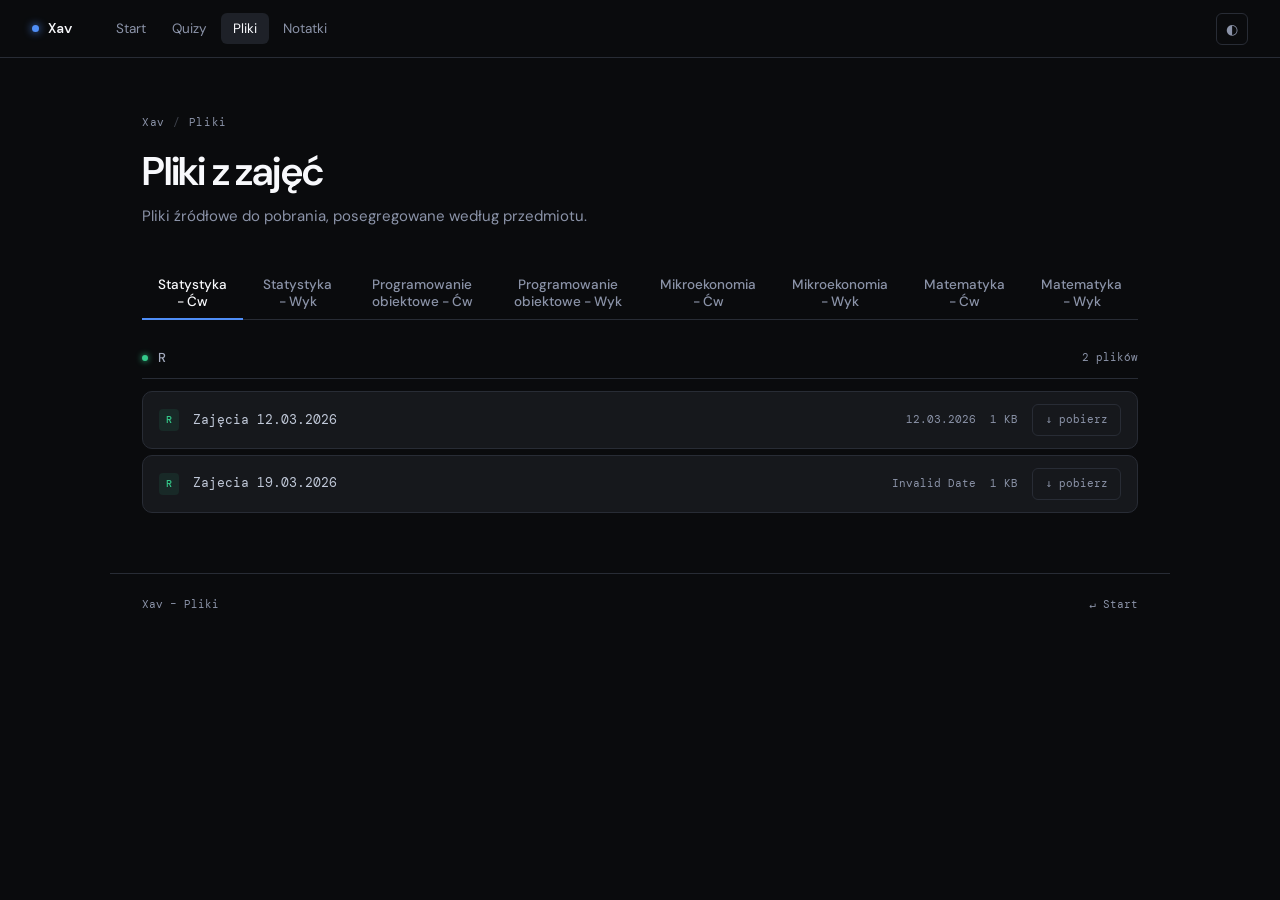
<file: files/index.html>
<!DOCTYPE html>
<html lang="pl" data-theme="">
<head>
  <meta charset="UTF-8" />
  <meta name="viewport" content="width=device-width, initial-scale=1.0" />
  <title>Pliki — Xav</title>
  <link rel="stylesheet" href="../assets/css/base.css" />
  <style>
    .subject-block { margin-bottom: 28px; }
    .subject-head {
      display: flex; align-items: center; gap: 10px;
      padding-bottom: 10px; margin-bottom: 12px;
      border-bottom: 1px solid var(--ink-3);
    }
    .subj-dot {
      width: 6px; height: 6px; border-radius: 50%;
      flex-shrink: 0;
    }
    .subj-dot.java { background: var(--amber); box-shadow: 0 0 6px var(--amber); }
    .subj-dot.r    { background: var(--green); box-shadow: 0 0 6px var(--green); }
    .subj-dot.other{ background: var(--mist-6); }
    .subj-name { font-size: 13px; font-weight: 500; color: var(--mist-5); }
    .subj-cnt  { font-family: var(--mono); font-size: 11px; color: var(--mist-6); margin-left: auto; }

    .file-row {
      display: flex; align-items: center; gap: 14px;
      padding: 12px 16px;
      border: 1px solid var(--ink-3);
      border-radius: var(--radius);
      background: var(--ink-1);
      margin-bottom: 6px;
      transition: border-color var(--t), background var(--t);
    }
    .file-row:hover { border-color: var(--ink-4); background: var(--ink-2); }

    .file-type {
      font-family: var(--mono); font-size: 10px; font-weight: 500;
      padding: 3px 7px; border-radius: 4px;
      flex-shrink: 0;
    }
    .file-type.java { background: rgba(240,160,48,.10); color: var(--amber); }
    .file-type.r    { background: rgba(52,201,138,.10);  color: var(--green); }
    .file-type.other{ background: var(--ink-2); color: var(--mist-6); }

    .file-name {
      font-family: var(--mono); font-size: 13px;
      color: var(--mist-4); flex: 1; min-width: 0;
      white-space: nowrap; overflow: hidden; text-overflow: ellipsis;
    }
    .file-size { font-family: var(--mono); font-size: 11px; color: var(--mist-6); flex-shrink: 0; }
    .file-date { font-family: var(--mono); font-size: 11px; color: var(--mist-6); flex-shrink: 0; }

    .dl-btn {
      display: flex; align-items: center; gap: 5px;
      padding: 6px 12px;
      background: none; border: 1px solid var(--ink-3);
      border-radius: var(--radius-sm);
      font-family: var(--mono); font-size: 11px;
      color: var(--mist-6); text-decoration: none;
      transition: all var(--t); flex-shrink: 0;
    }
    .dl-btn:hover { border-color: var(--green); color: var(--green); background: rgba(52,201,138,.06); }

    .add-hint {
      margin-top: 28px; padding: 16px 20px;
      border: 1px solid var(--ink-3); border-radius: var(--radius);
      font-family: var(--mono); font-size: 12px; color: var(--mist-6); line-height: 1.7;
    }
    .add-hint strong { color: var(--mist-5); font-weight: 500; }
    .add-hint code { background: var(--ink-2); padding: 1px 6px; border-radius: 4px; color: var(--blue); font-size: 11px; }
  </style>
</head>
<body>
  <nav class="nav">
    <a class="nav-brand" href="../index.html"><span class="dot"></span>Xav</a>
    <div class="nav-links" id="navLinks">
      <a class="nav-link" href="../index.html">Start</a>
      <a class="nav-link" href="../quizzes/index.html">Quizy</a>
      <a class="nav-link active" href="index.html">Pliki</a>
      <a class="nav-link" href="../notes/index.html">Notatki</a>
    </div>
    <div class="nav-end">
      <button class="icon-btn" id="themeBtn">◐</button>
      <button class="ham-btn" id="hamBtn">☰</button>
    </div>
  </nav>

  <div class="wrap">
    <div class="page-top a-in">
      <div class="crumb"><a href="../index.html">Xav</a><span>/</span>Pliki</div>
      <h1>Pliki z zajęć</h1>
      <p>Pliki źródłowe do pobrania, posegregowane według przedmiotu.</p>

    </div>

    <div class="a-in d1">
      <div class="tabs" id="tabBar"></div>
      <div id="panels"></div>
      <div class="mb-10"> </div>
    </div>
  </div>

  <footer class="site-footer" style="margin-top: 60px;"><span>Xav – Pliki</span><a href="../index.html">↵ Start</a></footer>

  <script src="../assets/js/config.js"></script>
  <script src="../assets/js/shared.js"></script>
  <script>
  const { semesters, files } = window.SH;
  const tabBar = document.getElementById('tabBar');
  const panels = document.getElementById('panels');

  const catMeta = {
    java:  { label: 'Java',  dot: 'java',  type: 'java'  },
    r:     { label: 'R',     dot: 'r',     type: 'r'     },
    other: { label: 'Inne',  dot: 'other', type: 'other' },
  };

  semesters.forEach((s, i) => {
    const tab = document.createElement('button');
    tab.className = 'tab'+(i===0?' active':'');
    tab.textContent = s.label;
    tab.onclick = () => {
      document.querySelectorAll('.tab').forEach(t=>t.classList.remove('active'));
      document.querySelectorAll('.tab-panel').forEach(p=>p.classList.remove('active'));
      tab.classList.add('active');
      document.getElementById('fp-'+s.id).classList.add('active');
    };
    tabBar.appendChild(tab);

    const panel = document.createElement('div');
    panel.id = 'fp-'+s.id;
    panel.className = 'tab-panel'+(i===0?' active':'');

    const semFiles = files[s.id] || {};
    let hasAny = false;

    Object.entries(catMeta).forEach(([cat, meta]) => {
      const list = semFiles[cat] || [];
      if (!list.length) return;
      hasAny = true;

      const block = document.createElement('div');
      block.className = 'subject-block';
      block.innerHTML = `
        <div class="subject-head">
          <span class="subj-dot ${meta.dot}"></span>
          <span class="subj-name">${meta.label}</span>
          <span class="subj-cnt">${list.length} plik${list.length===1?'':'ów'}</span>
        </div>`;

      list.forEach(f => {
        const row = document.createElement('div');
        row.className = 'file-row';
        const dateStr = f.date ? new Date(f.date).toLocaleDateString('pl-PL', {day:'2-digit', month:'2-digit', year:'numeric'}) : '';
        row.innerHTML = `
          <span class="file-type ${meta.type}">${meta.label.toUpperCase()}</span>
          <span class="file-name">${f.name}</span>
          ${dateStr ? `<span class="file-date" title="Data dodania">${dateStr}</span>` : ''}
          <span class="file-size">${f.size||''}</span>
          <a class="dl-btn" href="${f.path}" download="${f.name}">↓ pobierz</a>`;
        block.appendChild(row);
      });
      panel.appendChild(block);
    });

    if (!hasAny) {
      panel.innerHTML = `<div class="empty"><div class="e-icon">📭</div><h3>Brak plików</h3><p>Pliki dla ${s.label} pojawią się tutaj po dodaniu.</p></div>`;
    }
    panels.appendChild(panel);
  });
  </script>
</body>
</html>
</file>
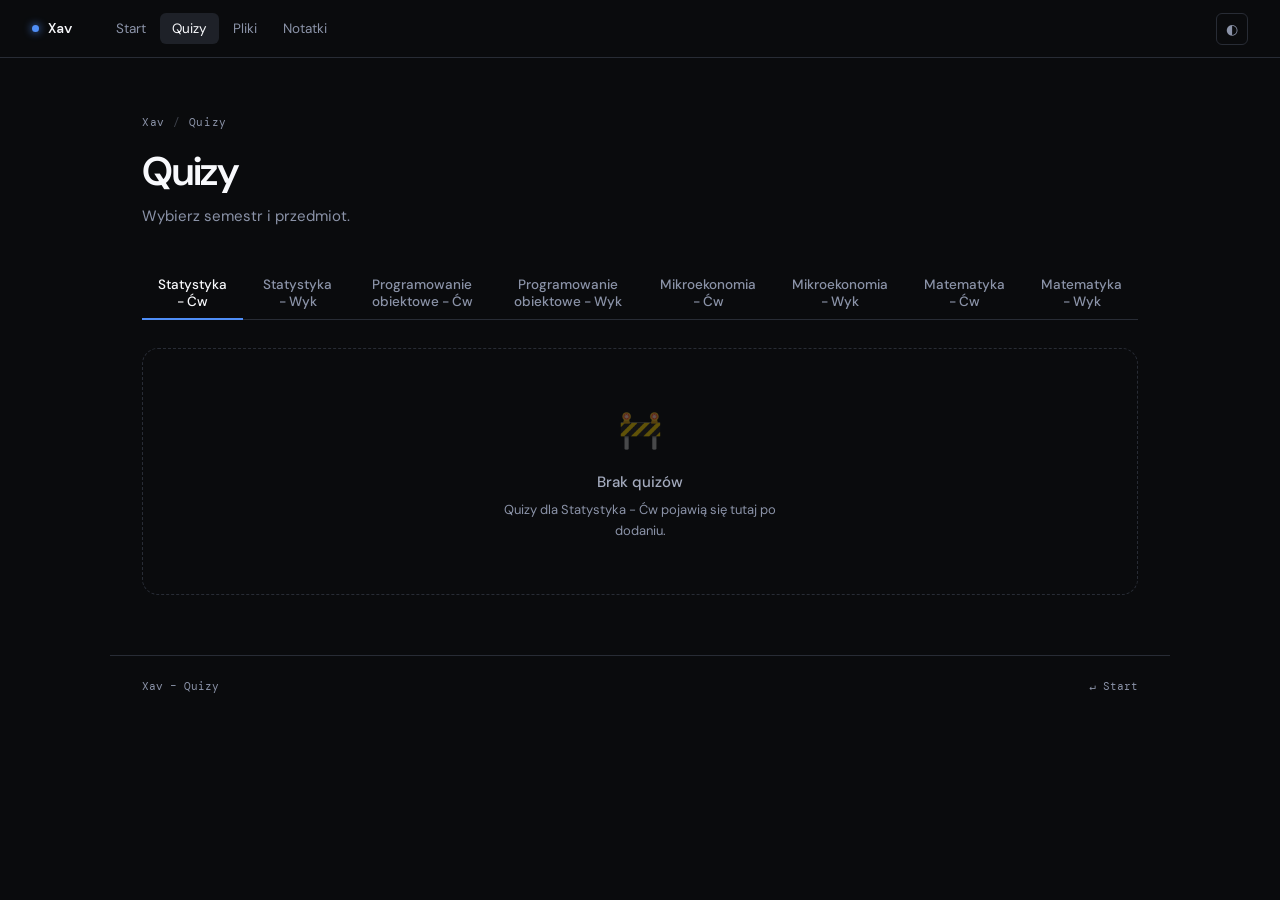
<file: quizzes/index.html>
<!DOCTYPE html>
<html lang="pl" data-theme="">
<head>
  <meta charset="UTF-8" />
  <meta name="viewport" content="width=device-width, initial-scale=1.0" />
  <title>Quizy — Xav</title>
  <link rel="stylesheet" href="../assets/css/base.css" />
  <style>
    .quiz-row {
      display: flex; align-items: center; gap: 16px;
      padding: 16px 20px;
      background: var(--ink-1);
      border: 1px solid var(--ink-3);
      border-radius: var(--radius);
      text-decoration: none; color: inherit;
      transition: border-color var(--t), background var(--t), transform var(--t);
      margin-bottom: 8px;
    }
    .quiz-row:hover {
      border-color: var(--ink-4);
      background: var(--ink-2);
      transform: translateX(3px);
    }
    .qr-icon {
      width: 38px; height: 38px; flex-shrink: 0;
      background: var(--blue-dim);
      border: 1px solid var(--blue-line);
      border-radius: var(--radius-sm);
      display: flex; align-items: center; justify-content: center;
      font-size: 16px;
    }
    .qr-body { flex: 1; min-width: 0; }
    .qr-name { font-size: 14.5px; font-weight: 500; color: var(--white); margin-bottom: 4px; }
    .qr-meta { display: flex; gap: 8px; }
    .qr-arrow { color: var(--mist-6); font-size: 18px; transition: all var(--t); flex-shrink: 0; }
    .quiz-row:hover .qr-arrow { color: var(--white); transform: translateX(3px); }

    .add-hint {
      margin-top: 28px; padding: 16px 20px;
      border: 1px solid var(--ink-3); border-radius: var(--radius);
      font-family: var(--mono); font-size: 12px; color: var(--mist-6);
      line-height: 1.7;
    }
    .add-hint strong { color: var(--mist-5); font-weight: 500; }
    .add-hint code {
      background: var(--ink-2); padding: 1px 6px;
      border-radius: 4px; color: var(--blue); font-size: 11px;
    }
  </style>
</head>
<body>
  <nav class="nav">
    <a class="nav-brand" href="../index.html"><span class="dot"></span>Xav</a>
    <div class="nav-links" id="navLinks">
      <a class="nav-link" href="../index.html">Start</a>
      <a class="nav-link active" href="index.html">Quizy</a>
      <a class="nav-link" href="../files/index.html">Pliki</a>
      <a class="nav-link" href="../notes/index.html">Notatki</a>
    </div>
    <div class="nav-end">
      <button class="icon-btn" id="themeBtn">◐</button>
      <button class="ham-btn" id="hamBtn">☰</button>
    </div>
  </nav>

  <div class="wrap">
    <div class="page-top a-in">
      <div class="crumb"><a href="../index.html">Xav</a><span>/</span>Quizy</div>
      <h1>Quizy</h1>
      <p>Wybierz semestr i przedmiot.</p>
    </div>

    <div class="a-in d1">
      <div class="tabs" id="tabBar"></div>
      <div id="panels"></div>
    </div>
  </div>

  <footer class="site-footer" style="margin-top: 60px;"><span>Xav – Quizy</span><a href="../index.html">↵ Start</a></footer>

  <script src="../assets/js/config.js"></script>
  <script src="../assets/js/shared.js"></script>
  <script>
  const { semesters, quizzes } = window.SH;
  const tabBar = document.getElementById('tabBar');
  const panels = document.getElementById('panels');
  const diff = { 'łatwy': 'badge-green', 'średni': 'badge-amber', 'trudny': 'badge-red' };

  semesters.forEach((s, i) => {
    const tab = document.createElement('button');
    tab.className = 'tab' + (i===0?' active':'');
    tab.textContent = s.label;
    tab.onclick = () => {
      document.querySelectorAll('.tab').forEach(t=>t.classList.remove('active'));
      document.querySelectorAll('.tab-panel').forEach(p=>p.classList.remove('active'));
      tab.classList.add('active');
      document.getElementById('p-'+s.id).classList.add('active');
    };
    tabBar.appendChild(tab);

    const panel = document.createElement('div');
    panel.id = 'p-'+s.id;
    panel.className = 'tab-panel'+(i===0?' active':'');

    const list = quizzes[s.id] || [];
    if (!list.length) {
      panel.innerHTML = `<div class="empty"><div class="e-icon">🚧</div><h3>Brak quizów</h3><p>Quizy dla ${s.label} pojawią się tutaj po dodaniu.</p></div>`;
    } else {
      list.forEach(q => {
        const a = document.createElement('a');
        a.className = 'quiz-row';
        a.href = q.file;
        a.innerHTML = `
          <div class="qr-icon">📝</div>
          <div class="qr-body">
            <div class="qr-name">${q.name}</div>
            <div class="qr-meta">
              <span class="badge ${diff[q.difficulty]||'badge-muted'}">${q.difficulty||'quiz'}</span>
              <span class="badge badge-muted">${q.questions||'?'} pytań</span>
              ${q.subject ? `<span class="badge badge-muted">${q.subject}</span>` : ''}
            </div>
          </div>
          <span class="qr-arrow">›</span>`;
        panel.appendChild(a);
      });
    }
    panels.appendChild(panel);
  });
  </script>
</body>
</html>
</file>
<file: assets/css/base.css>
@import url('https://fonts.googleapis.com/css2?family=DM+Sans:ital,wght@0,300;0,400;0,500;0,600;1,400&family=DM+Mono:wght@400;500&display=swap');

/* ─── TOKENS ─────────────────────────────────────────────── */
:root {
  --ink-0:  #0a0b0d;
  --ink-1:  #16181c;
  --ink-2:  #1e2128;
  --ink-3:  #282c35;
  --ink-4:  #343a47;
  --mist-6: #8b93a8;
  --mist-5: #a4abbe;
  --mist-4: #c0c8d8;
  --mist-2: #e4e8f0;
  --mist-1: #f0f2f6;
  --white:  #f8f9fc;

  --blue:      #4f8ef7;
  --blue-dim:  rgba(79,142,247,.10);
  --blue-line: rgba(79,142,247,.22);

  --green:     #34c98a;
  --red:       #f05252;
  --amber:     #f0a030;

  --radius-sm: 6px;
  --radius:    10px;
  --radius-lg: 16px;
  --nav-h:     58px;

  --font: 'DM Sans', system-ui, sans-serif;
  --mono: 'DM Mono', 'Fira Code', monospace;

  --ease: cubic-bezier(.16,1,.3,1);
  --t: .18s;
}

[data-theme="light"] {
  --ink-0:  #f8f9fc;
  --ink-1:  #f0f2f6;
  --ink-2:  #e4e8f0;
  --ink-3:  #d0d6e4;
  --ink-4:  #b8c0d0;
  --mist-6: #5a6278;
  --mist-5: #424860;
  --mist-4: #2e3448;
  --mist-2: #1a1e2a;
  --mist-1: #0e1018;
  --white:  #0a0b0d;
  --blue:      #2b6fe8;
  --blue-dim:  rgba(43,111,232,.08);
  --blue-line: rgba(43,111,232,.20);
}

/* ─── RESET ──────────────────────────────────────────────── */
*, *::before, *::after { box-sizing: border-box; margin: 0; padding: 0; }
html { font-size: 16px; scroll-behavior: smooth; }

body {
  font-family: var(--font);
  background: var(--ink-0);
  color: var(--mist-4);
  line-height: 1.6;
  -webkit-font-smoothing: antialiased;
  min-height: 100vh;
  transition: background .25s, color .25s;
}

::-webkit-scrollbar { width: 5px; height: 5px; }
::-webkit-scrollbar-track { background: transparent; }
::-webkit-scrollbar-thumb { background: var(--ink-4); border-radius: 3px; }

/* ─── NAVBAR ─────────────────────────────────────────────── */
.nav {
  position: sticky; top: 0; z-index: 90;
  height: var(--nav-h);
  display: flex; align-items: center;
  padding: 0 32px; gap: 0;
  background: var(--ink-0);
  border-bottom: 1px solid var(--ink-3);
  transition: background .25s;
}

.nav-brand {
  display: flex; align-items: center; gap: 9px;
  text-decoration: none;
  font-family: var(--mono);
  font-size: 14px; font-weight: 500;
  color: var(--white);
  letter-spacing: -.01em;
  margin-right: 32px;
}
.nav-brand .dot {
  width: 7px; height: 7px;
  border-radius: 50%;
  background: var(--blue);
  flex-shrink: 0;
  box-shadow: 0 0 8px var(--blue);
}

.nav-links { display: flex; gap: 2px; flex: 1; }
.nav-link {
  padding: 5px 12px;
  border-radius: var(--radius-sm);
  font-size: 13.5px; font-weight: 400;
  color: var(--mist-6);
  text-decoration: none;
  transition: color var(--t), background var(--t);
  white-space: nowrap;
}
.nav-link:hover { color: var(--mist-4); background: var(--ink-2); }
.nav-link.active { color: var(--white); background: var(--ink-2); }

.nav-end { display: flex; align-items: center; gap: 8px; margin-left: auto; }

.icon-btn {
  width: 32px; height: 32px;
  border-radius: var(--radius-sm);
  border: 1px solid var(--ink-3);
  background: none;
  color: var(--mist-6);
  display: flex; align-items: center; justify-content: center;
  font-size: 14px; cursor: pointer;
  transition: all var(--t);
}
.icon-btn:hover { background: var(--ink-2); color: var(--mist-4); border-color: var(--ink-4); }

.ham-btn {
  display: none;
  background: none; border: none;
  color: var(--mist-6); font-size: 20px;
  cursor: pointer; padding: 4px;
}

/* ─── LAYOUT HELPERS ─────────────────────────────────────── */
.wrap { max-width: 1060px; margin: 0 auto; padding: 0 32px; }

.page-top {
  padding: 56px 0 40px;
}
.page-top .crumb {
  font-family: var(--mono);
  font-size: 11px; letter-spacing: .06em;
  color: var(--mist-6); margin-bottom: 16px;
  display: flex; align-items: center; gap: 8px;
}
.crumb a { color: var(--mist-6); text-decoration: none; }
.crumb a:hover { color: var(--mist-5); }
.crumb span { opacity: .4; }

.page-top h1 {
  font-size: clamp(26px,4vw,40px);
  font-weight: 600; letter-spacing: -.03em;
  color: var(--white); line-height: 1.15; margin-bottom: 10px;
}
.page-top p { font-size: 15px; color: var(--mist-6); max-width: 460px; }

/* ─── SECTION LABEL ──────────────────────────────────────── */
.s-label {
  font-family: var(--mono);
  font-size: 10.5px; letter-spacing: .12em;
  text-transform: uppercase; color: var(--mist-6);
  margin-bottom: 14px;
}

/* ─── BUTTONS ────────────────────────────────────────────── */
.btn {
  display: inline-flex; align-items: center; gap: 7px;
  padding: 9px 18px;
  border-radius: var(--radius-sm);
  font-family: var(--font);
  font-size: 13.5px; font-weight: 500;
  cursor: pointer; border: none; text-decoration: none;
  transition: all var(--t);
  white-space: nowrap;
}
.btn-primary {
  background: var(--blue);
  color: #fff;
}
.btn-primary:hover { filter: brightness(1.1); box-shadow: 0 4px 18px rgba(79,142,247,.35); transform: translateY(-1px); }

.btn-secondary {
  background: var(--ink-2);
  color: var(--mist-4);
  border: 1px solid var(--ink-3);
}
.btn-secondary:hover { background: var(--ink-3); border-color: var(--ink-4); color: var(--white); }

.btn-ghost {
  background: none;
  color: var(--mist-6);
  border: 1px solid var(--ink-3);
}
.btn-ghost:hover { background: var(--ink-2); color: var(--mist-4); }

/* ─── CARDS ──────────────────────────────────────────────── */
.card {
  background: var(--ink-1);
  border: 1px solid var(--ink-3);
  border-radius: var(--radius-lg);
  transition: border-color var(--t), box-shadow var(--t), transform var(--t);
}
.card:hover {
  border-color: var(--ink-4);
  box-shadow: 0 8px 30px rgba(0,0,0,.25);
  transform: translateY(-2px);
}

/* ─── DIVIDER ────────────────────────────────────────────── */
hr.div { border: none; border-top: 1px solid var(--ink-3); margin: 36px 0; }

/* ─── BADGES ─────────────────────────────────────────────── */
.badge {
  display: inline-flex; align-items: center;
  font-family: var(--mono);
  font-size: 11px; padding: 3px 8px;
  border-radius: 20px; font-weight: 400;
}
.badge-blue   { background: var(--blue-dim); color: var(--blue); }
.badge-green  { background: rgba(52,201,138,.10); color: var(--green); }
.badge-red    { background: rgba(240,82,82,.10);  color: var(--red); }
.badge-amber  { background: rgba(240,160,48,.10); color: var(--amber); }
.badge-muted  { background: var(--ink-2); color: var(--mist-6); }

/* ─── TABS ───────────────────────────────────────────────── */
.tabs {
  display: flex; gap: 4px;
  border-bottom: 1px solid var(--ink-3);
  margin-bottom: 28px;
}
.tab {
  padding: 8px 16px;
  font-size: 13.5px; font-weight: 500;
  color: var(--mist-6); cursor: pointer;
  background: none; border: none;
  border-bottom: 2px solid transparent;
  margin-bottom: -1px;
  transition: all var(--t);
  font-family: var(--font);
}
.tab:hover { color: var(--mist-4); }
.tab.active { color: var(--white); border-bottom-color: var(--blue); }

.tab-panel { display: none; }
.tab-panel.active { display: block; }

/* ─── EMPTY STATE ────────────────────────────────────────── */
.empty {
  padding: 52px 24px;
  text-align: center;
  border: 1px dashed var(--ink-3);
  border-radius: var(--radius-lg);
}
.empty .e-icon { font-size: 36px; margin-bottom: 12px; opacity: .35; }
.empty h3 { font-size: 15px; font-weight: 500; color: var(--mist-5); margin-bottom: 6px; }
.empty p  { font-size: 13px; color: var(--mist-6); max-width: 300px; margin: 0 auto; }

/* ─── FOOTER ─────────────────────────────────────────────── */
.site-footer {
  border-top: 1px solid var(--ink-3);
  padding: 22px 32px;
  display: flex; align-items: center; justify-content: space-between;
  max-width: 1060px; margin: 0 auto;
  font-family: var(--mono);
  font-size: 11px; color: var(--mist-6);
  gap: 12px; flex-wrap: wrap;
}
.site-footer a { color: var(--mist-6); text-decoration: none; }
.site-footer a:hover { color: var(--mist-5); }

/* ─── ANIMATIONS ─────────────────────────────────────────── */
@keyframes fadeUp {
  from { opacity: 0; transform: translateY(12px); }
  to   { opacity: 1; transform: translateY(0); }
}
.a-in { animation: fadeUp .4s var(--ease) both; }
.d1 { animation-delay: .07s; }
.d2 { animation-delay: .14s; }
.d3 { animation-delay: .21s; }

/* ─── RESPONSIVE ─────────────────────────────────────────── */
@media (max-width: 768px) {
  .nav { padding: 0 20px; }
  .nav-links { display: none; }
  .nav-links.open {
    display: flex; flex-direction: column;
    position: fixed; top: var(--nav-h); left: 0; right: 0;
    background: var(--ink-1); border-bottom: 1px solid var(--ink-3);
    padding: 10px; gap: 2px; z-index: 89;
  }
  .ham-btn { display: flex; }
  .wrap { padding: 0 20px; }
  .page-top { padding: 36px 0 28px; }
}
</file>
